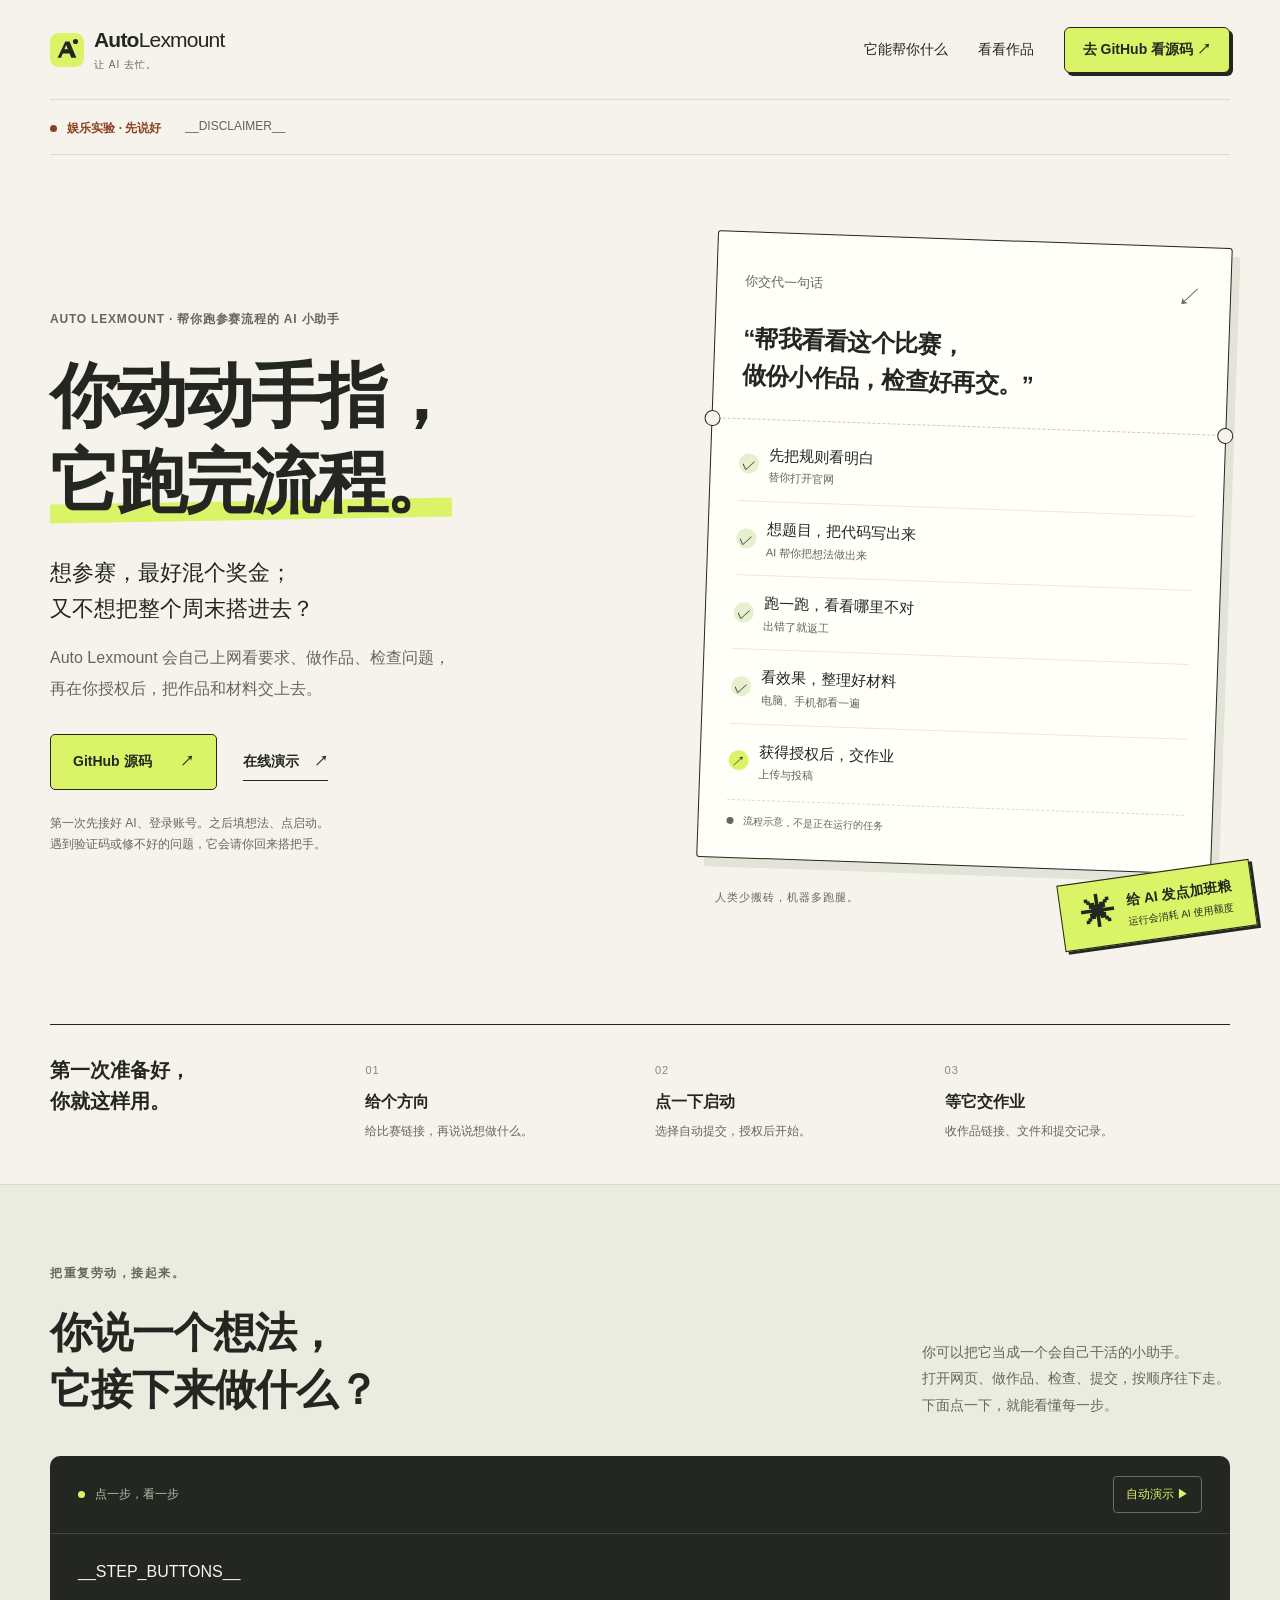
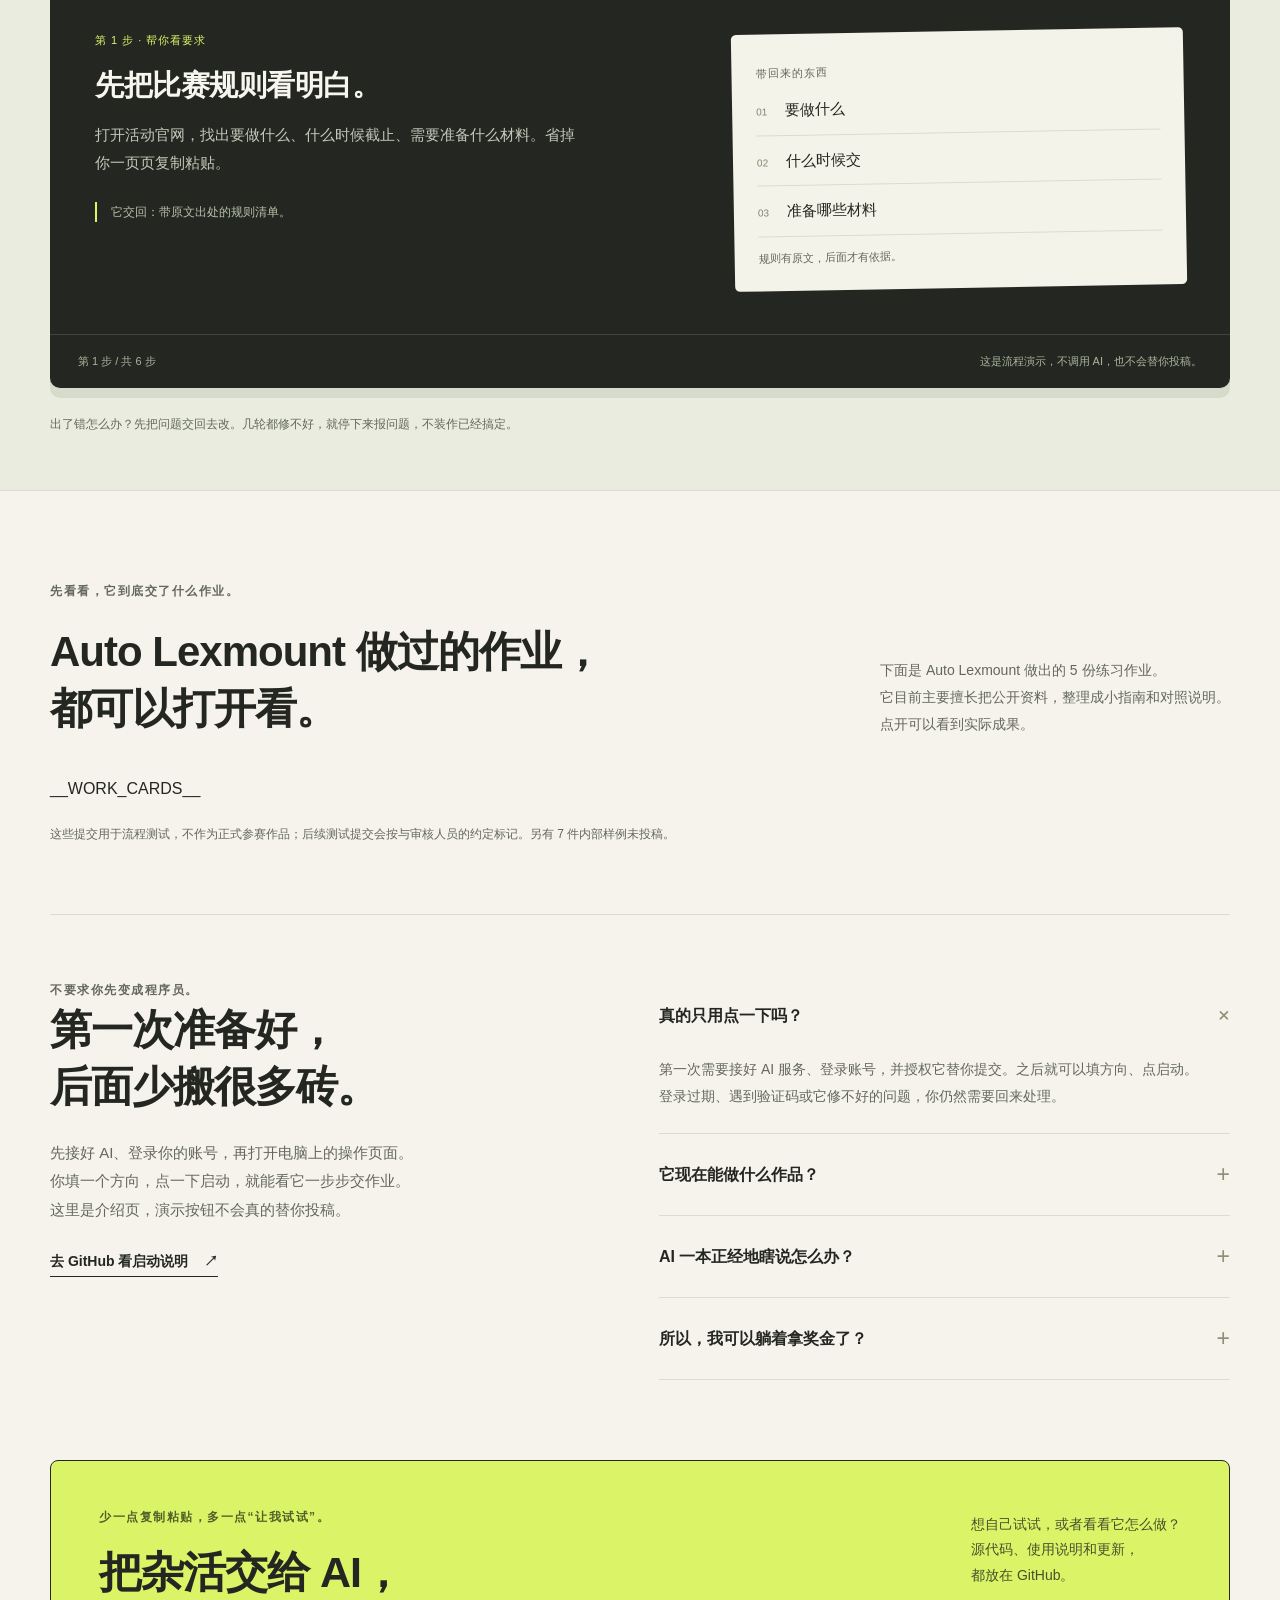
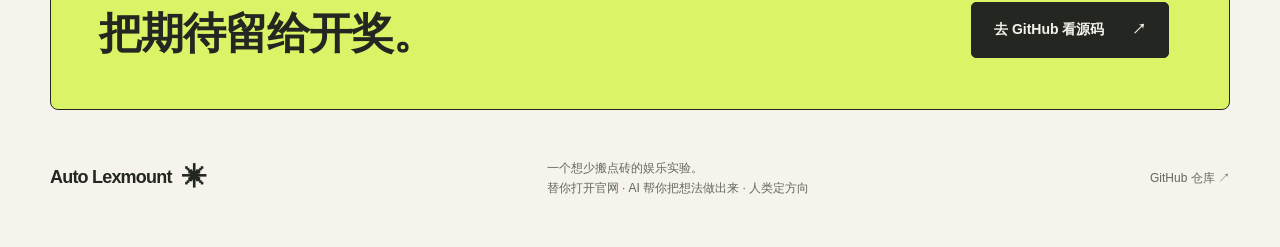
<file: showcase/index.html>
<!doctype html>
<html lang="zh-CN">
<head><meta charset="utf-8"><meta name="viewport" content="width=device-width,initial-scale=1"><meta name="description" content="想参赛，又不想反复搬砖？Auto Lexmount 把读规则、想点子、写代码、测试和投稿接成一条流水线。娱乐向自动化实验。"><meta name="theme-color" content="#f5f3eb"><title>__TITLE__</title><link rel="icon" href="mark.svg" type="image/svg+xml"><link rel="stylesheet" href="style.css"><script src="app.js" defer></script></head>
<body>
<a class="skip" href="#main">跳到正文</a>
<header class="site-header wrap"><a class="brand" href="index.html" aria-label="Auto Lexmount 首页"><img src="mark.svg" width="34" height="34" alt=""><span>Auto<span class="brand-light">Lexmount</span><small>让 AI 去忙。</small></span></a><nav aria-label="主导航"><a href="#workflow">它能帮你什么</a><a href="#works">看看作品</a><a class="github-link" href="https://github.com/TorinTao/Auto-Lexmount" target="_blank" rel="noopener noreferrer">去 GitHub 看源码 ↗</a></nav></header>
<main id="main">
<aside class="experiment wrap" aria-label="娱乐实验声明"><span class="experiment-label"><span class="dot"></span> 娱乐实验 · 先说好</span><p>__DISCLAIMER__</p></aside>
<section class="hero wrap" aria-labelledby="hero-title">
<div class="hero-copy"><p class="eyebrow">AUTO LEXMOUNT · 帮你跑参赛流程的 AI 小助手</p><h1 id="hero-title">你动动手指，<br><span>它跑完流程。</span></h1><p class="hero-lead">想参赛，最好混个奖金；<br>又不想把整个周末搭进去？</p><p class="hero-body">Auto Lexmount 会自己上网看要求、做作品、检查问题，<br class="desktop-break">再在你授权后，把作品和材料交上去。</p><div class="actions"><a class="button primary" href="https://github.com/TorinTao/Auto-Lexmount" target="_blank" rel="noopener noreferrer">GitHub 源码 <span aria-hidden="true">↗</span></a><a class="text-link" href="https://39.106.14.223:8766" target="_blank" rel="noopener noreferrer">在线演示 <span aria-hidden="true">↗</span></a></div><p class="fine hero-fine">第一次先接好 AI、登录账号。之后填想法、点启动。<br>遇到验证码或修不好的问题，它会请你回来搭把手。</p></div>
<div class="hero-art" aria-label="参赛流水线示意">
<div class="paper"><div class="paper-top"><span>你交代一句话</span><span class="mini-arrow" aria-hidden="true">↙</span></div><p class="paper-brief">“帮我看看这个比赛，<br>做份小作品，检查好再交。”</p><div class="tear"></div><div class="job-list"><div><span class="job-check">✓</span><span>先把规则看明白</span><small>替你打开官网</small></div><div><span class="job-check">✓</span><span>想题目，把代码写出来</span><small>AI 帮你把想法做出来</small></div><div><span class="job-check">✓</span><span>跑一跑，看看哪里不对</span><small>出错了就返工</small></div><div><span class="job-check">✓</span><span>看效果，整理好材料</span><small>电脑、手机都看一遍</small></div><div class="last-job"><span class="job-check">↗</span><span>获得授权后，交作业</span><small>上传与投稿</small></div></div><div class="paper-bottom"><span class="dot"></span> 流程示意，不是正在运行的任务</div></div>
<div class="food-ticket"><span class="ticket-star" aria-hidden="true">✳</span><span>给 AI 发点加班粮<small>运行会消耗 AI 使用额度</small></span></div><div class="art-label">人类少搬砖，机器多跑腿。</div>
</div>
</section>
<section class="human-strip wrap" aria-labelledby="human-title"><h2 id="human-title">第一次准备好，<br>你就这样用。</h2><div><span class="step-num">01</span><h3>给个方向</h3><p>给比赛链接，再说说想做什么。</p></div><div><span class="step-num">02</span><h3>点一下启动</h3><p>选择自动提交，授权后开始。</p></div><div><span class="step-num">03</span><h3>等它交作业</h3><p>收作品链接、文件和提交记录。</p></div></section>
<section class="workflow-section" id="workflow" aria-labelledby="workflow-title"><div class="wrap"><div class="section-top"><div><p class="eyebrow">把重复劳动，接起来。</p><h2 id="workflow-title">你说一个想法，<br>它接下来做什么？</h2></div><p class="section-intro">你可以把它当成一个会自己干活的小助手。<br>打开网页、做作品、检查、提交，按顺序往下走。<br>下面点一下，就能看懂每一步。</p></div>
<div class="demo"><div class="demo-toolbar"><span><span class="dot"></span> 点一步，看一步</span><button id="play-demo" type="button">自动演示 <span aria-hidden="true">▶</span></button></div><div class="step-tabs" role="tablist" aria-label="流水线的六个步骤">__STEP_BUTTONS__</div><section id="step-panel" role="tabpanel" tabindex="0" aria-labelledby="step-0"><div class="step-copy"><p id="step-owner" class="demo-owner">第 1 步 · 帮你看要求</p><h3 id="step-title">先把比赛规则看明白。</h3><p id="step-description">打开活动官网，找出要做什么、什么时候截止、需要准备什么材料。省掉你一页页复制粘贴。</p><p id="step-detail" class="step-detail">它交回：带原文出处的规则清单。</p></div><div class="step-artifact"><span id="artifact-label">带回来的东西</span><div id="artifact-content"><p><span>01</span> 要做什么</p><p><span>02</span> 什么时候交</p><p><span>03</span> 准备哪些材料</p></div><small id="artifact-foot">规则有原文，后面才有依据。</small></div></section><div class="demo-footer"><span id="step-progress" aria-live="polite">第 1 步 / 共 6 步</span><p>这是流程演示，不调用 AI，也不会替你投稿。</p></div></div>
<p class="workflow-note">出了错怎么办？先把问题交回去改。几轮都修不好，就停下来报问题，不装作已经搞定。</p></div></section>
<section class="works-section wrap" id="works" aria-labelledby="works-title"><div class="section-top"><div><p class="eyebrow">先看看，它到底交了什么作业。</p><h2 id="works-title">Auto Lexmount 做过的作业，<br>都可以打开看。</h2></div><p class="section-intro">下面是 Auto Lexmount 做出的 5 份练习作业。<br>它目前主要擅长把公开资料，整理成小指南和对照说明。<br>点开可以看到实际成果。</p></div><div class="works-grid">__WORK_CARDS__</div><p class="fine works-note">这些提交用于流程测试，不作为正式参赛作品；后续测试提交会按与审核人员的约定标记。另有 7 件内部样例未投稿。</p></section>
<section class="people-section wrap" id="start" aria-labelledby="start-title"><div class="start-note"><span class="eyebrow">不要求你先变成程序员。</span><h2 id="start-title">第一次准备好，<br>后面少搬很多砖。</h2><p>先接好 AI、登录你的账号，再打开电脑上的操作页面。你填一个方向，点一下启动，就能看它一步步交作业。这里是介绍页，演示按钮不会真的替你投稿。</p><a class="text-link" href="https://github.com/TorinTao/Auto-Lexmount" target="_blank" rel="noopener noreferrer">去 GitHub 看启动说明 <span aria-hidden="true">↗</span></a></div><div class="faq"><details open><summary>真的只用点一下吗？<span aria-hidden="true">+</span></summary><p>第一次需要接好 AI 服务、登录账号，并授权它替你提交。之后就可以填方向、点启动。登录过期、遇到验证码或它修不好的问题，你仍然需要回来处理。</p></details><details><summary>它现在能做什么作品？<span aria-hidden="true">+</span></summary><p>现在擅长读 1–3 个公开网页，做成小指南、资料整理和对照说明，还会附上出处。复杂网站、大型软件，还不是它目前的强项。</p></details><details><summary>AI 一本正经地瞎说怎么办？<span aria-hidden="true">+</span></summary><p>它会真的试着运行、对照原文，再打开电脑和手机页面检查。说明里难懂的词，也会要求改成大白话。发现问题就返工，修不好会停下来；重要内容仍建议你再看一眼。</p></details><details><summary>所以，我可以躺着拿奖金了？<span aria-hidden="true">+</span></summary><p>可以先坐着等它交作业。能不能拿奖，还得看作品和评审——流水线负责干活，不包中奖。</p></details></div></section>
<section class="closing wrap"><div><p class="eyebrow">少一点复制粘贴，多一点“让我试试”。</p><h2>把杂活交给 AI，<br>把期待留给开奖。</h2></div><div><p>想自己试试，或者看看它怎么做？<br>源代码、使用说明和更新，<br>都放在 GitHub。</p><a class="button dark" href="https://github.com/TorinTao/Auto-Lexmount" target="_blank" rel="noopener noreferrer">去 GitHub 看源码 <span aria-hidden="true">↗</span></a></div></section>
</main><footer class="site-footer wrap"><a class="brand" href="index.html">Auto Lexmount<span class="footer-dot">✳</span></a><p>一个想少搬点砖的娱乐实验。<br>替你打开官网 · AI 帮你把想法做出来 · 人类定方向</p><a href="https://github.com/TorinTao/Auto-Lexmount" target="_blank" rel="noopener noreferrer">GitHub 仓库 ↗</a></footer>
<dialog id="preview-dialog" aria-label="测试作品截图"><div class="dialog-head"><strong id="preview-title">作品截图</strong><button id="close-preview" aria-label="关闭截图" type="button">×</button></div><img id="preview-image" alt=""><p class="fine">实际运行截图。想看可操作页面，请打开对应测试作品。</p></dialog><div class="toast" id="toast" role="status" aria-live="polite"></div>
</body></html>
</file>
<file: showcase/style.css>
:root{--paper:#f5f3eb;--ink:#242721;--muted:#64685c;--line:#d9dccf;--lime:#dbf467;--soft:#eeeee4;--orange:#d26037}*{box-sizing:border-box}html{scroll-behavior:smooth;scroll-padding-top:28px}body{margin:0;background:var(--paper);color:var(--ink);font:16px/1.7 -apple-system,BlinkMacSystemFont,"Segoe UI","Microsoft YaHei",sans-serif}button,input{font:inherit}a{color:inherit;text-decoration:none}button,a{touch-action:manipulation}button{cursor:pointer}a:focus-visible,button:focus-visible,summary:focus-visible,input:focus-visible{outline:3px solid #9b512c;outline-offset:5px}::selection{background:var(--lime);color:var(--ink)}.wrap{width:min(1180px,calc(100% - 80px));margin-inline:auto}.skip{position:absolute;left:10px;top:-80px;background:var(--lime);padding:10px;z-index:50}.skip:focus{top:10px}.site-header{display:flex;justify-content:space-between;align-items:center;min-height:100px;gap:24px;border-bottom:1px solid var(--line)}.brand{display:flex;align-items:center;gap:10px;font-weight:800;font-size:21px;letter-spacing:-.8px;line-height:1.1}.brand-light{font-weight:500}.brand small{display:block;letter-spacing:1px;font-weight:400;font-size:10px;line-height:1.3;margin-top:6px;color:var(--muted)}.site-header nav{display:flex;gap:30px;align-items:center;font-size:14px}.experiment{display:flex;gap:24px;align-items:start;padding:16px 0;border-bottom:1px solid var(--line);font-size:12px;color:#626357}.experiment-label{flex:none;color:#8a4023;font-size:12px;font-weight:700;padding-top:2px}.dot{display:inline-block;width:7px;height:7px;background:currentColor;border-radius:50%;margin-right:7px}.experiment p{margin:0;max-width:850px;line-height:1.7}.hero{display:grid;grid-template-columns:1.14fr 1fr;gap:60px;padding-top:80px;padding-bottom:94px;align-items:center}.eyebrow{font-size:12px;font-weight:600;letter-spacing:1.5px;margin:0 0 22px;color:var(--muted)}h1,h2,h3,p{margin-top:0}h1{font-size:clamp(44px,5.5vw,76px);line-height:1.22;letter-spacing:-3px;margin-bottom:30px;font-weight:850}h1 span{position:relative;isolation:isolate;white-space:nowrap}h1 span:after{content:"";position:absolute;z-index:-1;height:24%;bottom:1px;left:0;right:0;background:var(--lime);transform:rotate(-1deg)}.hero-lead{font-size:22px;line-height:1.65;margin-bottom:16px}.hero-body{font-size:16px;color:var(--muted);line-height:1.9;margin-bottom:30px}.actions{display:flex;gap:26px;align-items:center;flex-wrap:wrap}.button{display:inline-flex;align-items:center;justify-content:space-between;gap:28px;padding:15px 22px;font-size:14px;font-weight:700;border:1px solid var(--ink);border-radius:5px;min-height:52px;transition:transform .16s,box-shadow .16s}.button:hover{transform:translateY(-2px);box-shadow:3px 4px 0 var(--ink)}.primary{background:var(--lime)}.dark{background:var(--ink);color:var(--paper)}.text-link{font-size:14px;font-weight:600;border-bottom:1px solid var(--ink);padding:7px 0}.text-link span{margin-left:12px}.fine{font-size:12px;color:var(--muted);line-height:1.8}.hero-fine{margin-top:23px;margin-bottom:0}.hero-art{position:relative;padding:26px 8px 45px 0;min-width:0}.paper{background:#fffef9;border:1.5px solid var(--ink);padding:28px;box-shadow:8px 9px 0 #e2e4d7;transform:rotate(2deg);border-radius:3px}.paper-top{display:flex;justify-content:space-between;align-items:center;font-size:13px;color:var(--muted)}.mini-arrow{font-size:25px}.paper-brief{font-size:26px;font-weight:650;line-height:1.55;margin:16px 0 25px;letter-spacing:-.7px}.tear{border-top:1px dashed #c9cbbf;position:relative;margin:0 -28px 8px}.tear:before,.tear:after{content:"";position:absolute;width:14px;height:14px;background:var(--paper);border:1px solid var(--ink);border-radius:50%;top:-8px}.tear:before{left:-8px}.tear:after{right:-8px}.job-list>div{display:grid;grid-template-columns:21px 1fr;column-gap:9px;align-items:center;padding:14px 0;border-bottom:1px solid #e9e9df;font-size:15px}.job-list small{grid-column:2;font-size:11px;color:var(--muted);margin-top:1px}.job-check{font-size:14px;width:20px;height:20px;border-radius:50%;background:#e6efce;display:grid;place-items:center;grid-row:span 2}.job-list .last-job{border:0}.last-job .job-check{background:var(--lime)}.paper-bottom{font-size:10px;color:var(--muted);border-top:1px dashed var(--line);padding-top:12px;margin-top:2px}.food-ticket{display:flex;align-items:center;gap:12px;background:var(--lime);border:1px solid var(--ink);padding:12px 20px;position:absolute;right:-24px;bottom:13px;transform:rotate(-8deg);box-shadow:3px 3px 0 var(--ink);font-size:14px;font-weight:700}.food-ticket small{display:block;font-size:10px;font-weight:400}.ticket-star{font-size:34px;line-height:1}.art-label{font-size:11px;letter-spacing:1px;color:var(--muted);margin:22px 0 0 8px}.human-strip{border-top:1px solid var(--ink);padding:30px 0 42px;display:grid;grid-template-columns:1.1fr 1fr 1fr 1.1fr;gap:30px}.human-strip h2{font-size:20px;line-height:1.55;margin:0}.step-num{font-size:11px;letter-spacing:1px;color:#858a77}.human-strip h3{font-size:16px;margin:6px 0}.human-strip p{font-size:12px;color:var(--muted);margin:0}.workflow-section{background:#e9ecdf;border-block:1px solid var(--line);padding:78px 0 56px}.section-top{display:flex;justify-content:space-between;gap:40px;align-items:end;margin-bottom:38px}.section-top h2,.start-note h2{font-size:clamp(28px,3.5vw,42px);line-height:1.35;letter-spacing:-1px;margin:0}.section-intro{font-size:14px;line-height:1.9;color:var(--muted);margin:0;max-width:360px}.demo{background:#242721;color:#f6f5ee;border-radius:10px;overflow:hidden;box-shadow:0 10px 0 #d7dbcb}.demo-toolbar{padding:20px 28px;border-bottom:1px solid #42463c;display:flex;align-items:center;justify-content:space-between;font-size:12px;color:#b7bfaa}.demo-toolbar .dot{color:var(--lime)}#play-demo{background:transparent;border:1px solid #68715a;color:var(--lime);border-radius:4px;font-size:12px;padding:7px 12px}.step-tabs{display:grid;grid-template-columns:repeat(6,1fr);gap:8px;padding:24px 28px 0}.step-tabs button{padding:13px 6px;border:1px solid #535b48;border-radius:4px;color:#c4cbbb;background:transparent;font-size:13px;transition:background .15s}.step-tabs button small{display:block;font-size:10px;opacity:.7;margin-bottom:4px}.step-tabs button[aria-selected=true]{background:var(--lime);color:var(--ink);border-color:var(--lime);font-weight:700}#step-panel{display:grid;grid-template-columns:1.3fr 1fr;gap:50px;padding:46px 45px;min-height:310px}.demo-owner{font-size:11px;letter-spacing:1px;color:var(--lime);margin-bottom:14px}#step-title{font-size:29px;line-height:1.45;margin-bottom:15px;letter-spacing:-.5px}#step-description{font-size:15px;color:#c3c9b9;line-height:1.9;max-width:490px}.step-detail{font-size:12px;color:#b7bfaa;border-left:2px solid var(--lime);padding-left:14px;margin:24px 0 0}.step-artifact{background:#f4f3e9;color:var(--ink);padding:24px;border-radius:5px;transform:rotate(-1deg);align-self:center}.step-artifact>span{font-size:11px;color:var(--muted);letter-spacing:1px}.step-artifact p{border-bottom:1px solid var(--line);padding:12px 0;margin:0;font-size:15px}.step-artifact p span{font-size:10px;margin-right:14px;color:#80866f}.step-artifact small{display:block;color:var(--muted);font-size:11px;margin-top:12px}.demo-footer{padding:17px 28px;display:flex;justify-content:space-between;gap:20px;border-top:1px solid #42463c;font-size:11px;color:#abb49d}.demo-footer p{margin:0}.workflow-note{font-size:12px;color:var(--muted);margin:26px 0 0}.works-section{padding-block:90px 68px}.works-grid{display:grid;grid-template-columns:1fr 1fr;gap:26px}.work-card{min-width:0;background:#fffef8;border:1px solid var(--line);border-radius:8px;overflow:hidden}.work-image{display:block;width:100%;height:240px;padding:0;border:0;border-bottom:1px solid var(--line);background:#eaecdf;overflow:hidden;position:relative;cursor:zoom-in}.work-image img{width:100%;height:100%;object-fit:cover;object-position:top;transition:transform .3s}.work-image:hover img{transform:scale(1.025)}.image-hint{position:absolute;right:14px;bottom:13px;border:1px solid #c7cbbd;border-radius:4px;background:#fffffff0;font-size:11px;padding:4px 9px;color:var(--ink)}.work-body{padding:25px 26px}.work-badge{display:inline-block;font-size:10px;letter-spacing:1px;font-weight:650;color:#677253;margin-bottom:10px}.work-body h3{font-size:23px;line-height:1.4;margin:0 0 9px;letter-spacing:-.5px}.work-body>p{font-size:14px;color:var(--muted);margin-bottom:20px;line-height:1.8}.work-bottom{display:flex;justify-content:space-between;align-items:center;gap:10px;flex-wrap:wrap}.work-bottom>a{font-size:13px;font-weight:650;border-bottom:1px solid;padding-bottom:3px}.copy-code{font-size:11px;background:var(--soft);border:1px solid #dedfd5;border-radius:4px;padding:6px 9px;color:#5f6654;min-height:36px}.copy-code strong{font-size:11px;font-weight:650;margin-left:4px;letter-spacing:.8px}.featured{grid-column:1/-1;display:grid;grid-template-columns:1.1fr 1fr}.featured .work-image{height:320px;border-bottom:0;border-right:1px solid var(--line)}.featured .work-body{padding:36px;display:flex;flex-direction:column;justify-content:center}.featured h3{font-size:29px}.featured .work-bottom{margin-top:10px}.works-note{margin:22px 0 0;max-width:900px}.people-section{display:grid;grid-template-columns:1fr 1.1fr;gap:90px;padding:60px 0 80px;border-top:1px solid var(--line)}.start-note>p{font-size:15px;color:var(--muted);line-height:1.9;margin:23px 0;max-width:370px}.faq details{border-bottom:1px solid var(--line)}.faq summary{list-style:none;display:flex;justify-content:space-between;align-items:center;gap:20px;font-size:16px;font-weight:600;cursor:pointer;padding:21px 0}.faq summary::-webkit-details-marker{display:none}.faq summary span{font-size:23px;font-weight:400;color:#89917a;transition:transform .15s}.faq details[open] summary span{transform:rotate(45deg)}.faq p{font-size:14px;color:var(--muted);line-height:1.95;padding-right:20px;margin:0 0 22px}.closing{background:var(--lime);border:1px solid var(--ink);border-radius:8px;padding:46px 48px;display:flex;justify-content:space-between;align-items:center;gap:40px}.closing h2{font-size:clamp(29px,3.5vw,43px);line-height:1.4;margin:0;letter-spacing:-1px}.closing .eyebrow{color:#526029;margin-bottom:15px}.closing>div:last-child>p{font-size:14px;color:#46502d;line-height:1.8}.site-footer{display:flex;justify-content:space-between;align-items:center;gap:30px;padding-block:48px;font-size:12px}.site-footer .brand{font-size:18px}.footer-dot{font-size:25px}.site-footer p{margin:0;color:var(--muted)}.site-footer>a:last-child{font-size:12px;color:var(--muted)}dialog{border:1px solid var(--line);border-radius:10px;padding:20px;max-width:min(1000px,94vw);max-height:92vh;background:var(--paper);color:var(--ink)}dialog::backdrop{background:#181c16cc}.dialog-head{display:flex;gap:20px;justify-content:space-between;align-items:center;margin-bottom:16px;font-size:16px}.dialog-head button{border:1px solid var(--line);background:white;border-radius:50%;width:38px;height:38px;font-size:25px;flex:none}#preview-image{display:block;width:100%;height:auto;border-radius:5px}dialog .fine{margin:12px 0 0}.toast{position:fixed;bottom:24px;left:50%;transform:translateX(-50%);background:var(--ink);color:var(--paper);font-size:13px;padding:10px 20px;border-radius:5px;z-index:80;opacity:0;pointer-events:none;transition:opacity .2s;max-width:90vw}.toast.visible{opacity:1}
/* Evidence page */.evidence-hero{padding:64px 0 38px;max-width:780px}.evidence-hero h1{font-size:48px;letter-spacing:-1.5px}.evidence-hero p{color:var(--muted);max-width:700px}.evidence-layout{display:grid;grid-template-columns:190px minmax(0,1fr);gap:54px;padding-bottom:70px}.evidence-nav{align-self:start;position:sticky;top:30px;display:grid;gap:14px;font-size:13px;color:var(--muted)}.evidence-nav a{padding:8px 0;border-bottom:1px solid var(--line)}.evidence-section{padding:0 0 42px;margin-bottom:32px;border-bottom:1px solid var(--line);scroll-margin-top:30px}.evidence-section h2{font-size:26px;line-height:1.4}.evidence-section>p{font-size:15px;color:var(--muted)}.proof-stats{display:grid;grid-template-columns:repeat(3,1fr);border:1px solid var(--line);border-radius:6px;margin:24px 0;background:#fffef9}.proof-stats>div{padding:20px;border-right:1px solid var(--line);font-size:12px;color:var(--muted)}.proof-stats>div:last-child{border:0}.proof-stats strong{display:block;font-size:31px;color:var(--ink);line-height:1.5}.proof-list{padding:0;list-style:none}.proof-list li{border-bottom:1px solid var(--line);padding:18px 0}.proof-list strong{display:block;font-size:16px}.proof-list span{display:block;font-size:12px;color:var(--muted);overflow-wrap:anywhere;margin-top:5px}.proof-list a{font-size:13px;border-bottom:1px solid var(--ink);display:inline-block;margin-top:8px}.source-search{display:flex;flex-wrap:wrap;gap:15px;align-items:center;margin:23px 0}.source-search input{width:min(100%,420px);border:1px solid #b9c0aa;background:#fffef9;border-radius:5px;padding:11px 13px;font-size:14px}.source-search span{font-size:12px;color:var(--muted)}.source-file{background:#fffef9;border:1px solid var(--line);border-radius:5px;margin-bottom:9px;overflow:hidden}.source-file summary{font-size:13px;font-weight:550;cursor:pointer;padding:12px 16px;overflow-wrap:anywhere}.source-file pre{font:12px/1.8 ui-monospace,SFMono-Regular,Consolas,monospace;background:#242721;color:#e2e9d8;white-space:pre-wrap;overflow-wrap:anywhere;padding:20px;margin:0;max-height:600px;overflow:auto}.source-file[hidden]{display:none}.setup-steps{padding-left:22px;color:var(--muted);font-size:15px;line-height:2}.setup-steps strong{color:var(--ink)}.command{display:block;background:#242721;color:var(--lime);font:13px/1.8 ui-monospace,monospace;padding:17px;border-radius:5px;white-space:pre-wrap;overflow-wrap:anywhere}.about-copy details{margin:18px 0;background:#fffef9;padding:16px;border:1px solid var(--line);border-radius:5px}.about-copy summary{cursor:pointer;font-weight:600}.about-copy p{font-size:14px;color:var(--muted);line-height:1.9;white-space:pre-line}
@media(min-width:1500px){.hero{gap:100px}.hero-art{padding-left:20px}}@media(max-width:1000px){.wrap{width:calc(100% - 48px)}.hero{gap:35px;padding-top:52px;padding-bottom:65px}h1{font-size:54px;letter-spacing:-2px}.hero-lead{font-size:19px}.paper{padding:22px}.paper-brief{font-size:23px}.tear{margin-inline:-22px}.job-list>div{font-size:13px}.food-ticket{right:-8px;padding:10px 14px}.actions{gap:16px}.section-top{gap:25px}.section-intro{font-size:13px}.people-section{gap:45px}#step-panel{padding:35px;gap:30px}.evidence-layout{grid-template-columns:150px minmax(0,1fr);gap:30px}}
@media(max-width:700px){.wrap{width:calc(100% - 36px)}.site-header{min-height:78px;gap:12px}.brand{font-size:18px;gap:8px}.brand img{width:30px;height:30px}.site-header nav{gap:16px;font-size:12px}.site-header nav>a:first-child{display:none}.experiment{display:block;padding-block:13px;font-size:11px}.experiment-label{display:block;margin-bottom:5px;font-size:11px}.experiment p{line-height:1.75}.hero{grid-template-columns:1fr;gap:25px;padding-top:40px;padding-bottom:43px}.eyebrow{font-size:10px;letter-spacing:1px;margin-bottom:19px}h1{font-size:clamp(40px,10.7vw,65px);letter-spacing:-1.8px;margin-bottom:26px}.hero-lead{font-size:20px}.hero-body{font-size:15px;margin-bottom:25px}.hero .button{font-size:13px;padding:14px 17px;gap:20px}.actions{gap:20px}.text-link{font-size:12px}.hero-fine{font-size:11px;margin-top:20px}.hero-art{padding:15px 18px 39px 5px;margin-top:8px;max-width:500px;width:100%;justify-self:center}.paper{transform:rotate(1deg);padding:24px}.paper-brief{font-size:25px}.job-list>div{font-size:14px;padding-block:12px}.food-ticket{right:4px;bottom:8px}.art-label{font-size:10px;margin-top:17px}.tear{margin-inline:-24px}.human-strip{grid-template-columns:1fr;gap:0;padding-block:25px 32px}.human-strip h2{font-size:23px;margin-bottom:16px}.human-strip h2 br{display:none}.human-strip>div{display:grid;grid-template-columns:27px 97px 1fr;align-items:baseline;gap:8px;padding:13px 0;border-bottom:1px solid var(--line)}.human-strip h3{margin:0;font-size:15px}.human-strip p{font-size:11px}.workflow-section{padding:43px 0}.section-top{display:block;margin-bottom:25px}.section-top h2,.start-note h2{font-size:29px;letter-spacing:-.8px}.section-intro{margin-top:20px;line-height:1.9;font-size:13px;max-width:100%}.demo-toolbar{padding:17px 16px;font-size:11px}.step-tabs{grid-template-columns:repeat(3,1fr);padding:18px 16px 0;gap:7px}.step-tabs button{padding:10px 5px;font-size:12px}.step-tabs button small{font-size:9px}#step-panel{grid-template-columns:1fr;gap:26px;padding:28px 22px;min-height:530px}.demo-owner{font-size:10px}#step-title{font-size:24px}#step-description{font-size:14px;line-height:1.9}.step-detail{font-size:11px;margin-top:19px}.step-artifact{padding:20px}.step-artifact p{font-size:14px;padding:10px 0}.demo-footer{padding:15px 17px;display:block}.demo-footer p{margin-top:7px;font-size:10px}.workflow-note{font-size:11px}.works-section{padding:50px 0 42px}.works-grid{grid-template-columns:1fr;gap:20px}.featured{display:block;grid-column:auto}.work-image,.featured .work-image{height:220px;border-bottom:1px solid var(--line);border-right:0}.work-body,.featured .work-body{padding:23px}.work-body h3,.featured h3{font-size:23px}.work-body>p{font-size:13px}.work-bottom>a{font-size:12px}.work-bottom{gap:13px}.works-note{font-size:11px}.people-section{grid-template-columns:1fr;gap:28px;padding:36px 0 45px}.start-note>p{font-size:14px;max-width:none}.faq summary{font-size:15px}.faq p{font-size:13px}.closing{display:block;padding:30px 25px}.closing h2{font-size:29px}.closing>div:last-child>p{margin-top:25px;font-size:13px}.site-footer{flex-wrap:wrap;padding-block:34px;gap:22px}.site-footer p{font-size:11px}.site-footer>a:last-child{font-size:11px}.evidence-hero{padding-top:38px}.evidence-hero h1{font-size:36px}.evidence-hero>p{font-size:14px}.evidence-layout{display:block}.evidence-nav{position:static;display:flex;gap:18px;overflow:auto;font-size:12px;white-space:nowrap;margin-bottom:35px}.evidence-section h2{font-size:24px}.proof-stats>div{padding:12px;font-size:10px}.proof-stats strong{font-size:25px}.source-file summary{font-size:11px;padding:12px}.source-file pre{font-size:11px;padding:14px}.setup-steps{font-size:14px}.source-search input{font-size:13px}.dialog-head{font-size:14px}dialog{padding:13px}.toast{font-size:12px;bottom:15px}}
@media(prefers-reduced-motion:reduce){html{scroll-behavior:auto}*,*:before,*:after{animation:none!important;transition:none!important}}
/* Keep the original paper-and-lime identity; make the product's job explicit. */
.hero-body{max-width:35em}.hero-copy .eyebrow{letter-spacing:.8px;line-height:1.8}
.hero{padding-top:58px;padding-bottom:72px}.paper-brief{font-size:24px}
@media(max-width:700px){.hero{padding-top:32px;padding-bottom:42px}.hero-copy .eyebrow{font-size:11px;max-width:26em}.hero-body{line-height:1.85}.paper-brief{font-size:23px}.human-strip>div{grid-template-columns:25px 90px 1fr}.human-strip p{font-size:12px}.site-header nav{gap:12px}}

.github-link{white-space:nowrap;font-weight:650}.source-actions{display:flex;gap:16px;align-items:center;flex-wrap:wrap}@media(max-width:700px){.site-header:has(nav){flex-wrap:wrap;padding-block:16px}.site-header nav{width:100%;justify-content:space-between;gap:10px}}

.site-header .github-link{display:inline-flex;align-items:center;justify-content:center;min-height:46px;padding:10px 18px;background:var(--lime);border:1px solid var(--ink);border-radius:6px;box-shadow:3px 3px 0 var(--ink);font-weight:750;transition:transform .15s,box-shadow .15s}.site-header .github-link:hover{transform:translate(-1px,-1px);box-shadow:4px 4px 0 var(--ink)}@media(max-width:700px){.site-header .github-link{padding:10px 14px;font-size:13px}}
</file>
